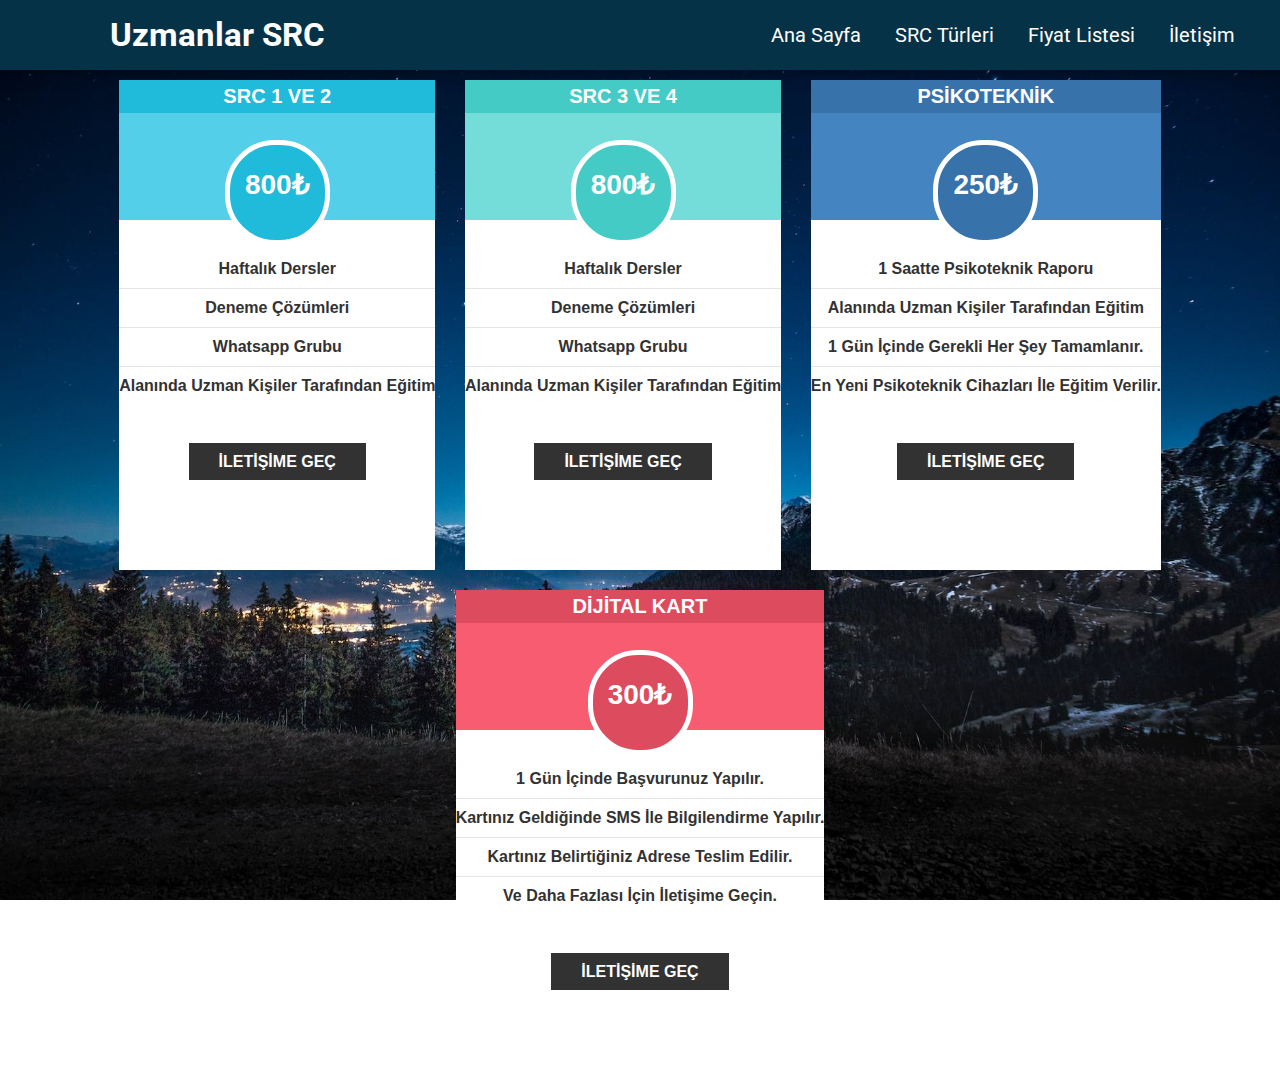
<file: fiyat.html>
<!DOCTYPE html>
<html lang="tr">
<head>
	<meta charset="UTF-8">
    <meta http-equiv="X-UA-Compatible" content="IE=edge">
    <meta name="viewport" content="width=device-width, initial-scale=1.0">
	<title>Özel Uzmanlar SRC</title>
	<link rel="stylesheet" href="style.css">
</head>
<body>
	<nav>
		<a  href="index.html" class="logo">Uzmanlar SRC</a>
		<ul>
			<li><a href="index.html">Ana Sayfa</a></li>
			<li><a href="srcturleri.html">SRC Türleri</a></li>
		   <li><a href="fiyat.html">Fiyat Listesi</a></li>
		   <li><a href="iletisim.html">İletişim</a></li>
		</ul>
	 </nav>

   
   <div id="price">
    <div class="plan">
      <div class="plan-inner">
        <div class="entry-title">
          <h3>SRC 1 ve 2</h3>
          <div class="price">800₺</div>
        </div>
        <div class="entry-content">
          <ul>
            <li><strong>Haftalık Dersler</strong></li>
            <li><strong>Deneme Çözümleri</strong></li>
            <li><strong>Whatsapp Grubu</strong></li>
            <li><strong>Alanında Uzman Kişiler Tarafından Eğitim</strong></li>
          </ul>
        </div>
        <div class="btn">
          <a href="iletisim.html">İletişime Geç</a>
        </div>
      </div>
    </div>
  
    <div class="plan basic">
      <div class="plan-inner">
        <div class="entry-title">
          <h3>SRC 3 ve 4</h3>
          <div class="price">800₺</div>
        </div>
        <div class="entry-content">
          <ul>
            <li><strong>Haftalık Dersler</strong></li>
            <li><strong>Deneme Çözümleri</strong></li>
            <li><strong>Whatsapp Grubu</strong></li>
            <li><strong>Alanında Uzman Kişiler Tarafından Eğitim</strong></li>
          </ul>
        </div>
        <div class="btn">
          <a href="iletisim.html">İletişime Geç</a>
        </div>
      </div>
    </div>
  
    <div class="plan standard">
      <div class="plan-inner">
        <div class="entry-title">
          <h3>PSİKOTEKNİK</h3>
          <div class="price">250₺</div>
        </div>
        <div class="entry-content">
          <ul>
            <li><strong>1 Saatte Psikoteknik Raporu</strong></li>
            <li><strong>Alanında Uzman Kişiler Tarafından Eğitim</strong></li>
            <li><strong>1 Gün İçinde Gerekli Her Şey Tamamlanır.</strong></li>
            <li><strong>En Yeni Psikoteknik Cihazları İle Eğitim Verilir.</strong></li>
          </ul>
        </div>
        <div class="btn">
          <a href="iletisim.html">İletişime Geç</a>
        </div>
      </div>
    </div>
  
    <div class="plan ultimite">
      <div class="plan-inner">
        <div class="entry-title">
          <h3>DİJİTAL KART</h3>
          <div class="price">300₺</div>
        </div>
        <div class="entry-content">
          <ul>
            <li><strong>1 Gün İçinde Başvurunuz Yapılır.</strong></li>
            <li><strong>Kartınız Geldiğinde SMS İle Bilgilendirme Yapılır.</strong></li>
            <li><strong>Kartınız Belirtiğiniz Adrese Teslim Edilir.</strong></li>
            <li><strong>Ve Daha Fazlası İçin İletişime Geçin.</strong></li>
          </ul>
        </div>
        <div class="btn">
          <a href="iletisim.html">İletişime Geç</a>
        </div>
      </div>
    </div>
  </div>

</body>
</html>
</file>
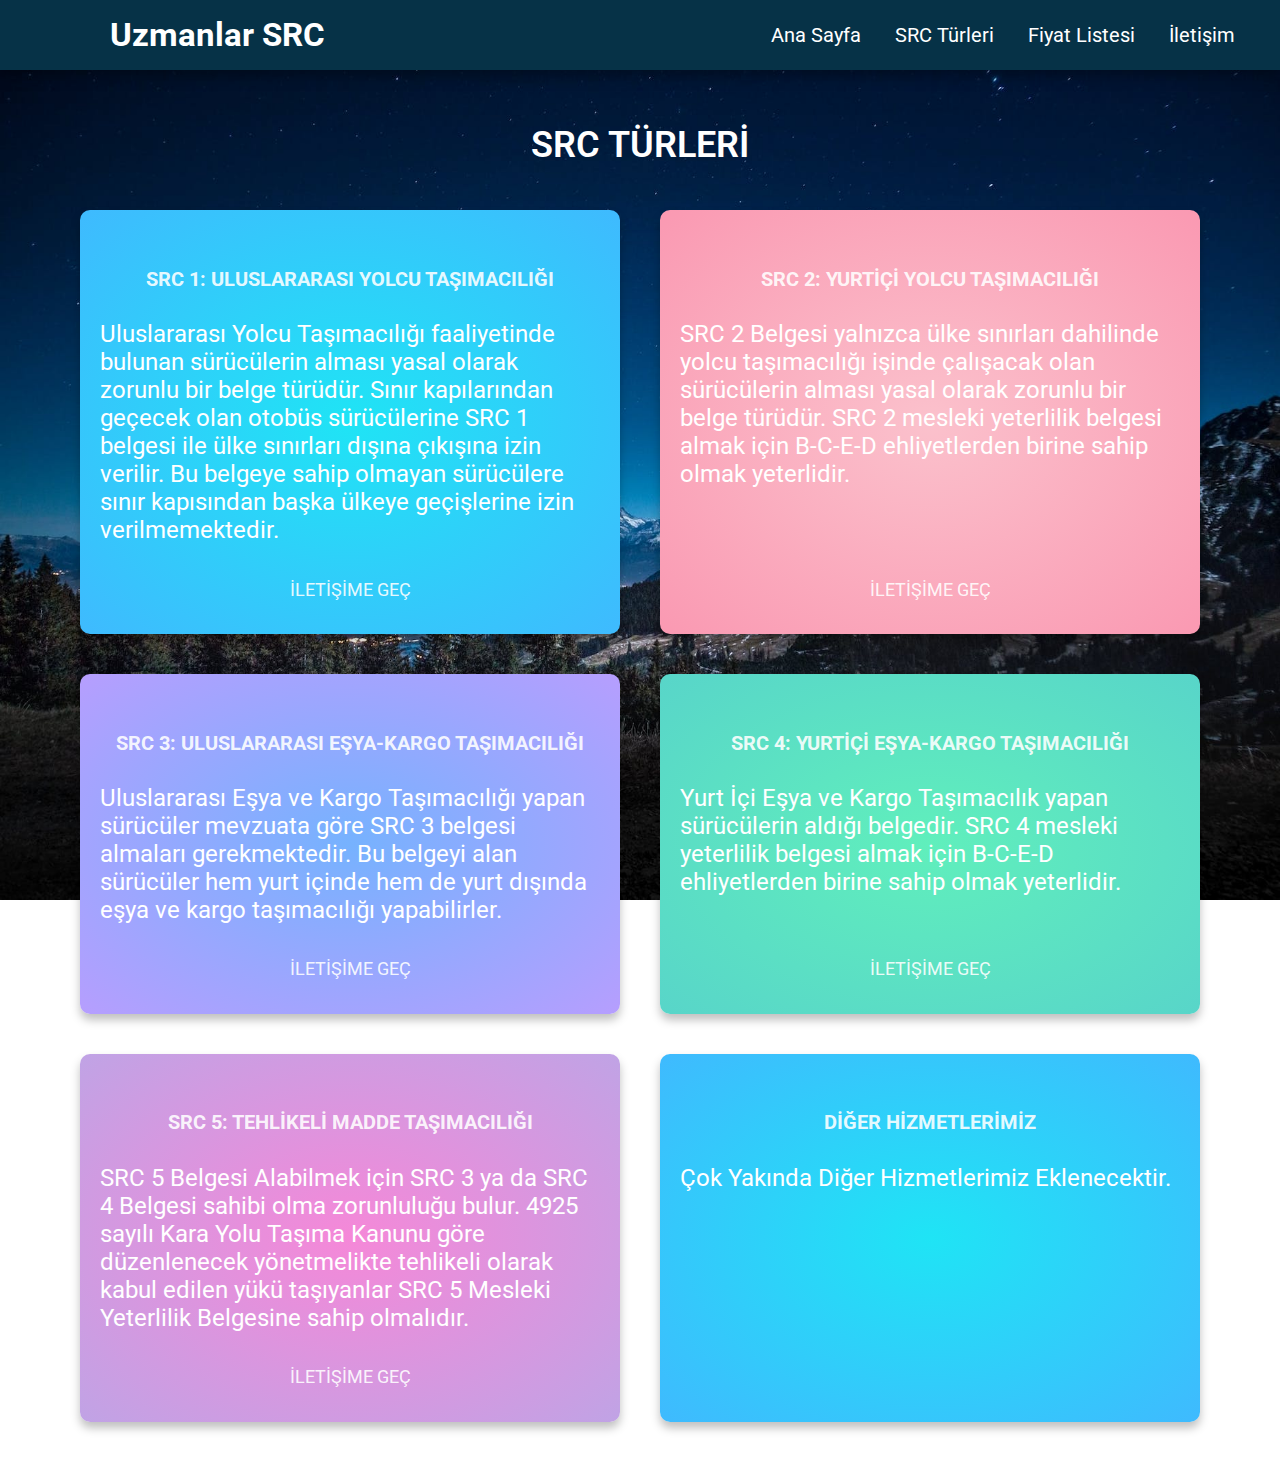
<file: srcturleri.html>
<!DOCTYPE html>
<html lang="tr">
<head>
    <meta charset="UTF-8">
    <meta http-equiv="X-UA-Compatible" content="IE=edge">
    <meta name="viewport" content="width=device-width, initial-scale=1.0">
    <title>Özel Uzmanlar SRC</title>
    <link rel="stylesheet" href="https://unpkg.com/swiper/swiper-bundle.min.css" />
    <script src="https://unpkg.com/swiper/swiper-bundle.min.js"></script>
    <link rel="stylesheet" href="style.css">

</head>
<body>
	<nav>
		<a  href="index.html" class="logo">Uzmanlar SRC</a>
		<ul>
			<li><a href="index.html">Ana Sayfa</a></li>
			<li><a href="srcturleri.html">SRC Türleri</a></li>
		   <li><a href="fiyat.html">Fiyat Listesi</a></li>
		   <li><a href="iletisim.html">İletişim</a></li>
		</ul>
	 </nav>


   
   
   <div class="main-container">
    <div class="heading">
      <h1 class="heading__title">SRC TÜRLERİ</h1>
    </div>
    <div class="cards">
      <div class="card card-1">
        <h2 class="card__icon">SRC 1: ULUSLARARASI YOLCU TAŞIMACILIĞI</h2>
        <p class="card__exit"><i class="fas fa-times"></i></p>
        <h2 class="card__title">Uluslararası Yolcu Taşımacılığı faaliyetinde bulunan sürücülerin alması yasal olarak zorunlu bir belge türüdür. Sınır kapılarından geçecek olan otobüs sürücülerine SRC 1 belgesi ile ülke sınırları dışına çıkışına izin verilir. Bu belgeye sahip olmayan sürücülere sınır kapısından başka ülkeye geçişlerine izin verilmemektedir.</h2>
        <p class="card__apply">
          <a class="card__link" href="iletisim.html">İLETİŞİME GEÇ<i class="fas fa-arrow-right"></i></a>
        </p>
      </div>
      <div class="card card-2">
        <h2 class="card__icon">SRC 2: YURTİÇİ YOLCU TAŞIMACILIĞI</h2>
        <p class="card__exit"><i class="fas fa-times"></i></p>
        <h2 class="card__title">SRC 2 Belgesi yalnızca ülke sınırları dahilinde yolcu taşımacılığı işinde çalışacak olan sürücülerin alması yasal olarak zorunlu bir belge türüdür. SRC 2 mesleki yeterlilik belgesi almak için B-C-E-D ehliyetlerden birine sahip olmak yeterlidir.</h2>
        <p class="card__apply">
          <a class="card__link" href="iletisim.html">İLETİŞİME GEÇ <i class="fas fa-arrow-right"></i></a>
        </p>
      </div>
      <div class="card card-3">
        <h2 class="card__icon">SRC 3: ULUSLARARASI EŞYA-KARGO TAŞIMACILIĞI</h2>
        <p class="card__exit"><i class="fas fa-times"></i></p>
        <h2 class="card__title">Uluslararası Eşya ve Kargo Taşımacılığı yapan sürücüler mevzuata göre SRC 3 belgesi almaları gerekmektedir. Bu belgeyi alan sürücüler hem yurt içinde hem de yurt dışında eşya ve kargo taşımacılığı yapabilirler.</h2>
        <p class="card__apply">
          <a class="card__link" href="iletisim.html">İLETİŞİME GEÇ <i class="fas fa-arrow-right"></i></a>
        </p>
      </div>
      <div class="card card-4">
        <h2 class="card__icon">SRC 4: YURTİÇİ EŞYA-KARGO TAŞIMACILIĞI</h2>
        <p class="card__exit"><i class="fas fa-times"></i></p>
        <h2 class="card__title">Yurt İçi Eşya ve Kargo Taşımacılık yapan sürücülerin aldığı belgedir.  SRC 4 mesleki yeterlilik belgesi almak için B-C-E-D ehliyetlerden birine sahip olmak yeterlidir.</h2>
        <p class="card__apply">
          <a class="card__link" href="iletisim.html">İLETİŞİME GEÇ <i class="fas fa-arrow-right"></i></a>
        </p>
      </div>
      <div class="card card-5">
        <h2 class="card__icon">SRC 5: TEHLİKELİ MADDE TAŞIMACILIĞI</h2>
        <p class="card__exit"><i class="fas fa-times"></i></p>
        <h2 class="card__title">SRC 5 Belgesi Alabilmek için SRC 3 ya da SRC 4 Belgesi sahibi olma zorunluluğu bulur. 4925 sayılı Kara Yolu Taşıma Kanunu göre düzenlenecek yönetmelikte tehlikeli olarak kabul edilen yükü taşıyanlar SRC 5 Mesleki Yeterlilik Belgesine sahip olmalıdır.</h2>
        <p class="card__apply">
          <a class="card__link" href="iletisim.html">İLETİŞİME GEÇ <i class="fas fa-arrow-right"></i></a>
        </p>
      </div>
      <div class="card card-1">
        <h2 class="card__icon">DİĞER HİZMETLERİMİZ</h2>
        <p class="card__exit"><i class="fas fa-times"></i></p>
        <h2 class="card__title">Çok Yakında Diğer Hizmetlerimiz Eklenecektir.</h2>
        </p>
      </div>
    </div>
  </div>


</body>
</html>
</file>
<file: style.css>
@import url('https://fonts.googleapis.com/css2?family=Roboto:wght@100;300&display=swap');


.noselect {
    -webkit-user-select: none;
    -moz-user-select: none;
    -ms-user-select: none;
    user-select: none;
}

*{
  text-decoration: none;
}

body {
    background-image: url('arkaplan.jpg');
	background-repeat: no-repeat;
	background-attachment: fixed;
    background-size: cover;
	background-size: 100% 100%;
    font-family: Roboto, Helvetica Neue, Helvetica, Arial, sans-serif;
    margin: 0;
    padding: 0;
}

/*Menü Barı*/
nav .logo{
    color: white;
    font-size: 33px;
    font-weight: bold;
    line-height: 70px;
    padding-left: 110px;
  }
nav{
    height: 70px;
    background: #063247;
    box-shadow: 0 3px 15px rgba(0,0,0,.4);
  }
nav ul{
	margin: 0;
	padding: 0;
	list-style: none;
	z-index:999;
    float: right;
    margin-right: 30px;
  }
nav ul li{
    display: inline-block;
}
nav ul li a{
    color: white;
    display: block;
    padding: 0 15px;
    line-height: 70px;
    font-size: 20px;
    background: #063247;
}
  nav ul li a:hover,
  nav ul li a.active{
	background: #23dbdb;
}
nav ul ul{
    position: absolute;
    top: 85px;
    border-top: 3px solid #23dbdb;
    opacity: 0;
    visibility: hidden;
}
nav ul li:hover > ul{
    top: 70px;
    opacity: 1;
    visibility: visible;
    transition: .3s linear;
}
nav ul ul li{
    width: 196px;
    display: list-item;
    position: relative;
    border: 1px solid #042331;
    border-top: none;
}

nav ul ul li a{
    line-height: 50px;
}

nav ul ul ul{
    border-top: none;
}

nav ul ul ul li{
    position: relative;
    top: -70px;
    left: 150px;
}
  
nav ul ul li a i{
    margin-left: 45px;
}


.banner-area h2 {
    font-family: poppins;
    font-size: 65px;
    margin: 0 0 25px; 
}
.banner-area{
    width: 100%;
    height: 90vh;
    display: flex;
    align-items: center;
    justify-content: center;
    flex-direction: column;
    font-size: 2vw;
    color: #fff;
}
.butonana{
    text-decoration: none;
    padding: 10px 50px;
    color: #fff;
    border:3px solid #fff;
    transition: 0.6s ease;
    animation: animate 2s 1;
    font-size: 15px;
    font-weight: 900;
}
.butonana:hover{
    background-color: #fff;
    color: #000;
}
@keyframes animate {
    0%{
        transform: scale(0);
    }
    100%{
        transform: scale(1);
    }
}
h2{
    animation: animate 2s 1;
}


@media (max-width: 600px){
    nav {
width: 100%;
left: 10px;
}
    nav a {
font-size: 11px;
margin-right: 7px;
}
    .banner-area h2 {
font-size: 28px;
}
}





.main-container {
	padding: 30px;
  }
  

  .heading {
	text-align: center;
	color: #fff;
	font-size: large;
  }
  
  .heading__title {
	font-weight: 600;
  }
  
  
  .cards {
	display: flex;
	flex-wrap: wrap;
	justify-content: space-between;
  }
  
  .card {
	margin: 20px;
	padding: 20px;
	width: 500px;
	min-height: 200px;
	display: grid;
	grid-template-rows: 20px 50px 1fr 50px;
	border-radius: 10px;
	box-shadow: 0px 6px 10px rgba(0, 0, 0, 0.25);
	transition: all 0.2s;
  }
  
  .card:hover {
	box-shadow: 0px 6px 10px rgba(0, 0, 0, 0.4);
	transform: scale(1.01);
  }
  
  .card__link,
  .card__exit,
  .card__icon {
	position: relative;
	text-decoration: none;
	color: rgba(255, 255, 255, 0.9);
  }
  

  .card__link::after {
	position: absolute;
	top: 25px;
	left: 0;
	content: "";
	width: 0%;
	height: 3px;
	background-color: rgba(255, 255, 255, 0.6);
	transition: all 0.5s;
  }
  
  .card__link:hover::after {
	width: 100%;
  }
  
  .card__exit {
	grid-row: 1/2;
	justify-self: end;
  }
  
  .card__icon {
	grid-row: 2/3;
	font-size: 20px;
	text-align: center;
  }
  
  .card__title {
	grid-row: 3/4;
	font-weight: 400;
	color: #ffffff;
  }
  
  .card__apply {
	font-size: large;
	text-align: center;
	grid-row: 4/5;
	align-self: center;
  }
  

  .card-1 {
	background: radial-gradient(#1fe4f5, #3fbafe);
  }
  
  .card-2 {
	background: radial-gradient(#fbc1cc, #fa99b2);
  }
  
  .card-3 {
	background: radial-gradient(#76b2fe, #b69efe);
  }
  
  .card-4 {
	background: radial-gradient(#60efbc, #58d5c9);
  }
  
  .card-5 {
	background: radial-gradient(#f588d8, #c0a3e5);
  }

  
  @media (max-width: 1600px) {
	.cards {
	  justify-content: center;
	}
  }
  



.diger{
    height: 100vh;
    width: 100%;
}

.hizmetler{
    width: 50%;
    background: rgba(0, 0, 0, 0.6);
    color: #ffffff;
    text-align: center;
    padding: 50px;
    position: absolute;
    top: 50%;
    left: 50%;
    transform: translate(-50%, -50%);
}

.diger .hizmetler img{
    position: center;
	height: 52%;
    width: 52%;
}


 #price {
	text-align: center;
  }
  
  .plan {
	display: inline-block;
	margin: 10px 1%;
	font-family: 'Lato', Arial, sans-serif;
  }
  
  .plan-inner {
	background: #fff;
	margin: 0 auto;
	min-height: 490px;
	min-width: 280px;
	max-width: 100%;
	position:relative;
  }
  
  .entry-title {
	background: #53CFE9;
	height: 140px;
	position: relative;
	text-align: center;
	color: #fff;
	margin-bottom: 30px;
  }
  
  .entry-title>h3 {
	background: #20BADA;
	font-size: 20px;
	padding: 5px 0;
	text-transform: uppercase;
	font-weight: 700;
	margin: 0;
  }
  
  .entry-title .price {
	position: absolute;
	bottom: -25px;
	background: #20BADA;
	height: 95px;
	width: 95px;
	margin: 0 auto;
	left: 0;
	right: 0;
	overflow: hidden;
	border-radius: 50px;
	border: 5px solid #fff;
	line-height: 80px;
	font-size: 28px;
	font-weight: 700;
  }
  
  .price span {
	position: absolute;
	font-size: 9px;
	bottom: -10px;
	left: 30px;
	font-weight: 400;
  }
  
  .entry-content {
	color: #323232;
  }
  
  .entry-content ul {
	margin: 0;
	padding: 0;
	list-style: none;
	text-align: center;
  }
  
  .entry-content li {
	border-bottom: 1px solid #E5E5E5;
	padding: 10px 0;
  }
  
  .entry-content li:last-child {
	border: none;
  }
  
  .btn {
	padding: 3em 0;
	text-align: center;
  }
  
  .btn a {
	background: #323232;
	padding: 10px 30px;
	color: #fff;
	text-transform: uppercase;
	font-weight: 700;
	text-decoration: none
  }
  .basic .entry-title {
	background: #75DDD9;
  }
  
  .basic .entry-title > h3 {
	background: #44CBC6;
  }
  
  .basic .price {
	background: #44CBC6;
  }
  
  .standard .entry-title {
	background: #4484c1;
  }
  
  .standard .entry-title > h3 {
	background: #3772aa;
  }
  
  .standard .price {
	background: #3772aa;
  }
  
  .ultimite .entry-title > h3 {
	background: #DD4B5E;
  }
  
  .ultimite .entry-title {
	background: #F75C70;
  }
  
  .ultimite .price {
	background: #DD4B5E;
  }



.iletisimsayfasi {
	display: flex;
	flex-wrap: wrap;
	justify-content: space-around;
	width: min(1600px, 100%);
	margin: auto;
  }
  
  .iletisimsayfasi .title {
	display: flex;
	justify-content: center;
	align-items: center;
	font-size: 2em;
  }
  
  
  .form {
	grid-area: form;
  }
  .info {
	grid-area: info;
  }
  .map {
	grid-area: map;
  }
  
  .contact {
	padding: 40px;
	background: #fff;
	box-shadow: 0 5px 35px rgba(0,0,0,0.15);
  }
  .box {
	position: relative;
	display: grid;
	grid-template-columns: 2fr 1fr;
	grid-template-rows: 5fr 4fr;
	grid-template-areas: 
	  "form info"
	  "form map";
	grid-gap: 20px;
	margin-top: 20px;
  }
  
  .contact h3 {
	color: #0e3959;
	font-weight: 500;
	font-size: 1.4em;
	margin-bottom: 10px;
  }
  
  

  .formBox {
	position: relative;
	width: 100%;
	
  }
  
  .formBox .row50 {
	display: flex;
	gap: 20px;
  }
  
  .inputBox {
	display: flex;
	flex-direction: column;
	margin-bottom: 10px;
	width: 50%;
  }
  
  .formBox .row100 .inputBox {
	width: 100%;
  }
  
  .inputBox span {
	color: #18b7ff;
	margin-top: 10px;
	margin-bottom: 5px;
	font-weight: 500;
  }
  
  .inputBox input {
	padding: 10px;
	font-size: 1.1em;
	outline: none;
	border: 1px solid #333;
  }
  
  .inputBox textarea {
	padding: 10px;
	font-size: 1.1em;
	outline: none;
	border: 1px solid #333;
	resize: none;
	min-height: 220px;
	margin-bottom: 10px;
  }
  
  .inputBox input[type="submit"] {
	background: #ff578b;
	color: #fff;
	border: none;
	font-size: 1.1em;
	max-width: 120px;
	font-weight: 500;
	cursor: pointer;
	padding: 14px 15px;
  }
  
  .inputBox ::placeholder {
	color: #999;
  }
  

  .info {
	background: #0e3959;
  
  }
  
  .info h3 {
	color: #fff;
	font-weight: 500;
	text-align: center;
  }
  
  .info .bilgiler div {
	display: flex;
	align-items: center;
	margin-bottom: 10px;
  }
  
  .info .bilgiler div span {
	min-width: 40px;
	height: 40px;
	color: #fff;
	background: #18b7ff;
	font-size: 20px;
	display: flex;
	justify-content: center;
	align-items: center;
	border-radius: 50%;
	margin-right: 15px;
  }
  
  .info .bilgiler div p {
	color: #fff;
	font-size: 1.1em;
  }
  
  .info .bilgiler div a {
	color: #fff;
	text-decoration: none;
  }
  
  .sci {
	margin-top: 40px;
	display: flex;
  }
  
  .sci li {
	list-style:none;
	margin-right: 15px;
  }
  
  .sci li a {
	font-size: 2em;
	color: #ccc;
  }
  
  .sci li a:hover {
	color: #fff;
  }
  
  
  .map {
	padding: 0;
  }
  
  .map iframe {
	width: 100%;
	height: 100%;
  }
  

  @media (max-width: 991px) {
	body {
	  background: #03a9f5;
	}
	
	.contacUs {
	  padding: 20px;
	}
	
	.box {
	  grid-template-columns: 1fr;
	  grid-template-rows: auto;
	  grid-template-areas: 
		"form"
		"info"
		"map";
	}
	
	.formBox .row50 {
	  display: flex;
	  gap: 0;
	  flex-direction: column;
	}
	
	.inputBox {
	  width: 100%;
	}
	
	.contact {
	  padding: 30px;
	}
	
	.map {
	  min-height: 300px;
	  padding: 0;
	}
  }
</file>
